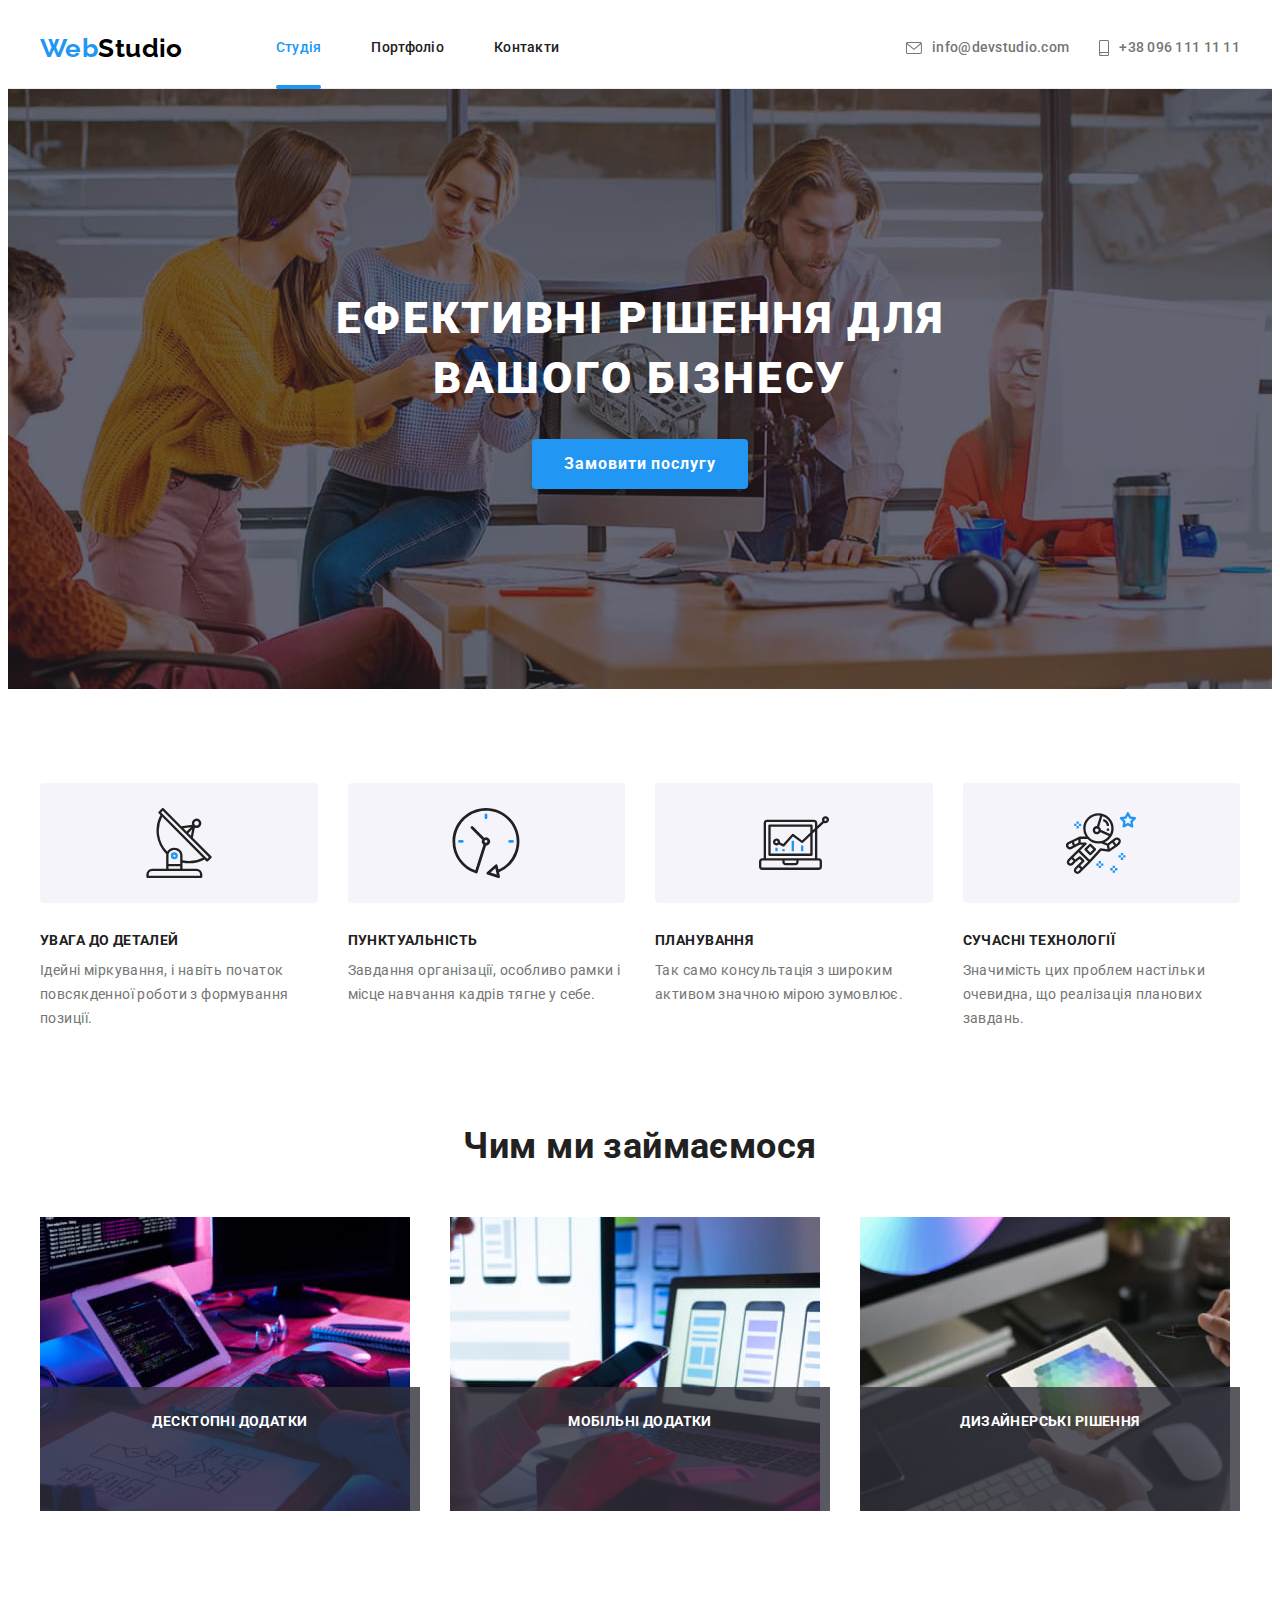
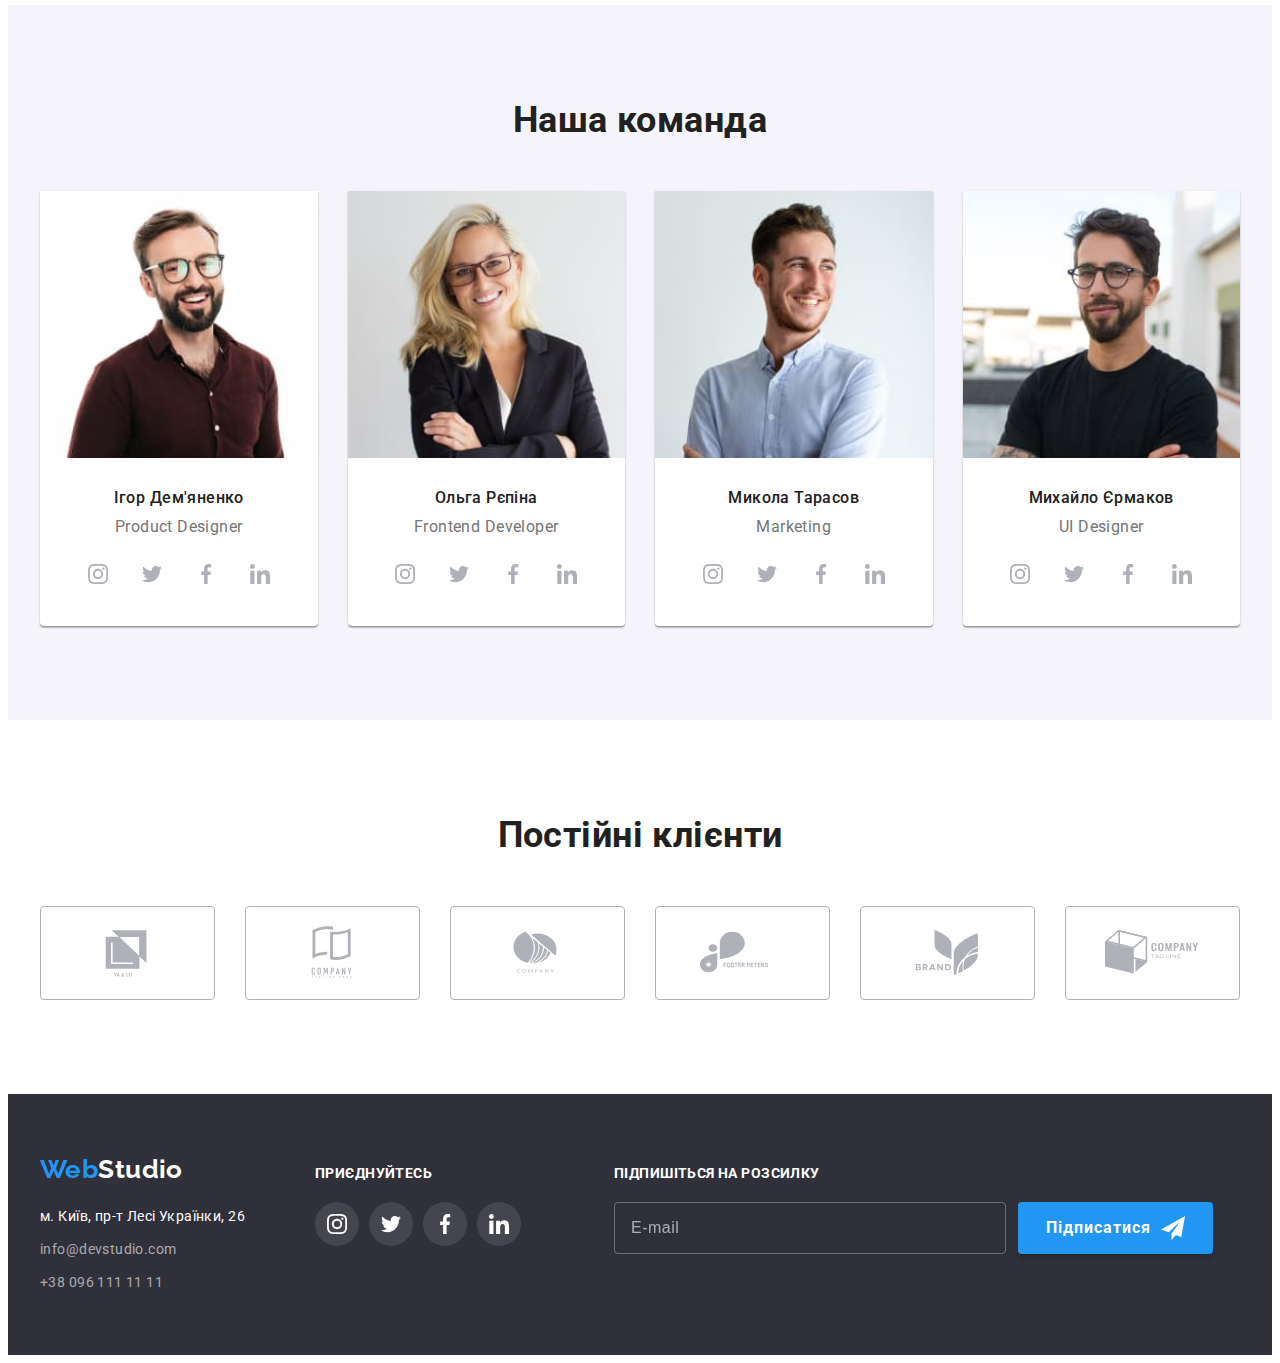
<file: index.html>
<!DOCTYPE html>
<html lang="uk">

<head>
  <meta charset="UTF-8" />
  <meta http-equiv="X-UA-Compatible" content="IE=edge" />
  <meta name="viewport" content="width=device-width, initial-scale=1.0" />
  <title>WebStudio</title>
  <!-- Fonts bevor all styles but afret title -->
  <link rel="preconnect" href="https://fonts.googleapis.com">
  <link rel="preconnect" href="https://fonts.gstatic.com" crossorigin>
  <link href="https://fonts.googleapis.com/css2?family=Raleway:wght@700&family=Roboto:wght@400;500;700;900&display=swap"
    rel="stylesheet">
  <!-- Normalize befor my styles -->
  <link rel="stylesheet" href="https://cdnjs.cloudflare.com/ajax/libs/modern-normalize/1.1.0/modern-normalize.min.css"
    integrity="sha512-wpPYUAdjBVSE4KJnH1VR1HeZfpl1ub8YT/NKx4PuQ5NmX2tKuGu6U/JRp5y+Y8XG2tV+wKQpNHVUX03MfMFn9Q=="
    crossorigin="anonymous" referrerpolicy="no-referrer" />
  <link rel="stylesheet" href="./css/main.min.css">
</head>

<body>
  <!-- Header -->
  <header class="header">

    <div class="container header__container">
      <nav class="navigation">
        <a class="logo link" lang="en" href="./index.html">Web<span
            class="logo__part logo__part--header">Studio</span></a>
        <ul class=" site-nav list navigation__site-nav">
          <li class="site-nav__item"><a href="./index.html"
              class="site-nav__link link site-nav__link--current">Студія</a></li>
          <li class="site-nav__item"><a href="./portfolio.html" class="site-nav__link link">Портфоліо</a></li>
          <li class="site-nav__item"><a href="#" class="site-nav__link link">Контакти</a></li>
        </ul>
      </nav>
      <ul class="contacts list navigation__contacts">
        <li class="contacts__item">
          <a href="mailto:info@devstudio.com" class="contacts__link link"><svg class="contacts__icon" width="16"
              height="12">
              <use href="./images/icons.svg#icon-envelope"></use>
            </svg>info@devstudio.com</a>
        </li>
        <li class="contacts__item">
          <a href="tel:+380961111111" class="contacts__link link"><svg class="contacts__icon" width="10" height="16">
              <use href="./images/icons.svg#icon-smartphone"></use>
            </svg>+38 096 111 11 11</a>
        </li>
      </ul>

      <button class="mobile-btn--open" data-menu-open type="button">
        <svg class="mobile-btn-icon" width="40" height="40">
          <use href="./images/icons.svg#icon-menu-mobile"></use>
        </svg>
      </button>
    </div>

    <!-- Header-mobile -->

    <div class="header__container--mobile is-hidden" data-menu>

      <div class="container--mobile">
        <div class="mob-menu__top">
          <button class="mobile-btn--close" data-menu-close type="button">
            <svg class="mobile-btn-icon" width="40" height="40">
              <use href="./images/icons.svg#icon-menu-close-mobile"></use>
            </svg>
          </button>

          <nav class="navigation--mobile">

            <ul class=" site-nav--mobile list navigation--mobile__site-nav--mobile">
              <li class="site-nav__item--mobile"><a href="./index.html"
                  class="site-nav__link--mobile link site-nav__link--mobile--current">Студія</a>
              </li>
              <li class="site-nav__item--mobile"><a href="./portfolio.html"
                  class="site-nav__link--mobile link">Портфоліо</a></li>
              <li class="site-nav__item--mobile"><a href="#" class="site-nav__link--mobile link">Контакти</a></li>
            </ul>
          </nav>
        </div>

        <div class="mob-menu__bottom">
          <ul class="contacts--mobile list navigation--mobile__contacts--mobile">
            <li class="contacts__item--mobile">
              <a href="tel:+380961111111" class="contacts__tel--mobile link">+38 096 111 11 11</a>
            </li>
            <li class="contacts_item--mobile">
              <a href="mailto:info@devstudio.com" class="contacts__mail--mobile link">info@devstudio.com</a>
            </li>
          </ul>
          <ul class="soc--mobile list">
            <li class="soc__item--mobile"><a class="soc__link--mobile link" href="">Instagram</a></li>
            <li class="soc__item--mobile"><a class="soc__link--mobile link" href="">Twitter</a></li>
            <li class="soc__item--mobile"><a class="soc__link--mobile link" href="">Facebook</a></li>
            <li class="soc__item--mobile"><a class="soc__link--mobile link" href="">LinkedIn</a></li>
          </ul>
        </div>
      </div>
    </div>

  </header>
  <!-- Main -->
  <main>
    <!-- Hero -->
    <section class="hero">
      <h1 class="hero__title">Ефективні рішення для вашого бізнесу</h1>
      <button class="hero__button" data-modal-open type="button">Замовити послугу</button>
    </section>
    <!-- Features -->
    <section class="section">
      <div class="container">
        <h2 class="visually-hidden">Особливості</h2>
        <ul class="feauters list">
          <li class="feauters__item">
            <div class="feauters__icon">
              <svg width="70" height="70">
                <use href="./images/icons.svg#icon-antenna"></use>
              </svg>
            </div>
            <h3 class="feauters__title">УВАГА ДО ДЕТАЛЕЙ</h3>
            <p class="feauters__text">Ідейні міркування, і навіть початок повсякденної роботи з формування позиції.</p>
          </li>
          <li class="feauters__item">
            <div class="feauters__icon">
              <svg width="70" height="70">
                <use href="./images/icons.svg#icon-clock"></use>
              </svg>
            </div>
            <h3 class="feauters__title">ПУНКТУАЛЬНІСТЬ</h3>
            <p class="feauters__text">Завдання організації, особливо рамки і місце навчання кадрів тягне у себе.</p>
          </li>
          <li class="feauters__item">
            <div class="feauters__icon">
              <svg width="70" height="70">
                <use href="./images/icons.svg#icon-diagram"></use>
              </svg>
            </div>
            <h3 class="feauters__title">ПЛАНУВАННЯ</h3>
            <p class="feauters__text">Так само консультація з широким активом значною мірою зумовлює.</p>
          </li>
          <li class="feauters__item">
            <div class="feauters__icon">
              <svg width="70" height="70">
                <use href="./images/icons.svg#icon-astronaut"></use>
              </svg>
            </div>
            <h3 class="feauters__title">СУЧАСНІ ТЕХНОЛОГІЇ</h3>
            <p class="feauters__text">Значимість цих проблем настільки очевидна, що реалізація планових завдань.</p>
          </li>
        </ul>
      </div>
    </section>
    <!-- Occupation -->
    <!-- srcset="./images/occupation-1.jpg 1x,
                ./images/occupation-1-x2.jpg 2x" -->
    <section class="occupation section">
      <div class="container">
        <h2 class="occupation__title section__title">Чим ми займаємося</h2>
        <ul class="occupation-list list">
          <li class="occupation-list__item">
            <img srcset="./images/occupation-1.jpg 1x,
                ./images/occupation-1-x2.jpg 2x" src="./images/occupation-1.jpg" alt="Десктопні додатки" width="370"
              height="294">
            <p class="occupation-list__overlay">Десктопні додатки</p>
          </li>
          <li class="occupation-list__item">
            <img srcset="./images/occupation-2.jpg 1x,
                ./images/occupation-2-x2.jpg 2x" src="./images/occupation-2.jpg" alt="Розробка мобільних додатків"
              width="370" height="294">
            <p class="occupation-list__overlay">Мобільні додатки</p>
          </li>
          <li class="occupation-list__item">
            <img srcset="./images/occupation-3.jpg 1x,
                ./images/occupation-3-x2.jpg 2x" src="./images/occupation-3.jpg" alt="Веб дизайн" width="370"
              height="294">
            <p class="occupation-list__overlay">Дизайнерські рішення</p>
          </li>
        </ul>
      </div>
    </section>
    <!-- Team -->
    <section class="section team">
      <div class="container">
        <h2 class="section__title">Наша команда</h2>
        <ul class="team-list list">
          <li class="team-list-item">
            <picture>
              <source srcset="./images/team-member-1-desktop.jpg 1x,
                ./images/team-member-1-desktop-x2.jpg 2x" media="(min-width: 1200px)">
              <source srcset="./images/team-member-1-tablet.jpg 1x,
                ./images/team-member-1-tablet-x2.jpg 2x" media="(min-width: 768px)">
              <source srcset="./images/team-member-1-mobile.jpg 1x,
                ./images/team-member-1-mobile-x2.jpg 2x" media="(max-width: 767px)">
              <img src="./images/team-member-1-desktop.jpg" alt="Фото дизайнера продуктів Ігоря 
                        Дем'яненко" width="450">
            </picture>

            <div class="team-list-content">
              <h3 class="team-list-member">Ігор Дем'яненко</h3>
              <p class="team-list-occupation" lang="en">Product Designer</p>
              <ul class="team-soc-list list">
                <li class="team-soc-item">
                  <a href="#" class="team-soc-link" aria-label="Instagram"><span
                      class="visually-hidden">Instagram</span>
                    <svg class="team-soc-icon" width="20" height="20">
                      <use href="./images/icons.svg#icon-instagram"></use>
                    </svg>
                  </a>
                </li>
                <li class="team-soc-item">
                  <a href="#" class="team-soc-link" aria-label="Twitter"><span class="visually-hidden">Twitter</span>
                    <svg class="team-soc-icon" width="20" height="20">
                      <use href="./images/icons.svg#icon-twitter"></use>
                    </svg>
                  </a>
                </li>
                <li class="team-soc-item">
                  <a href="#" class="team-soc-link" aria-label="Facebook"><span class="visually-hidden">Facebook</span>
                    <svg class="team-soc-icon" width="20" height="20">
                      <use href="./images/icons.svg#icon-facebook"></use>
                    </svg>
                  </a>
                </li>
                <li class="team-soc-item">
                  <a href="#" class="team-soc-link" aria-label="Linkedin"><span class="visually-hidden">Linkedin</span>
                    <svg class="team-soc-icon" width="20" height="20">
                      <use href="./images/icons.svg#icon-linkedin"></use>
                    </svg>
                  </a>
                </li>
              </ul>
            </div>
          </li>
          <li class="team-list-item">
            <picture>
              <source srcset="./images/team-member-2-desktop.jpg 1x,
                ./images/team-member-2-desktop-x2.jpg 2x" media="(min-width: 1200px)">
              <source srcset="./images/team-member-2-tablet.jpg 1x,
                ./images/team-member-2-tablet-x2.jpg 2x" media="(min-width: 768px)">
              <source srcset="./images/team-member-2-mobile.jpg 1x,
                ./images/team-member-2-mobile-x2.jpg 2x" media="(max-width: 767px)">
              <img src="./images/team-member-2-desktop.jpg" alt="Фото фронтенд розробниці 
            Ольги Рєпіної" width="450">
            </picture>

            <div class="team-list-content">
              <h3 class="team-list-member">Ольга Рєпіна</h3>
              <p class="team-list-occupation" lang="en">Frontend Developer</p>
              <ul class="team-soc-list list">
                <li class="team-soc-item">
                  <a href="#" class="team-soc-link" aria-label="Instagram"><span
                      class="visually-hidden">Instagram</span>
                    <svg class="team-soc-icon" width="20" height="20">
                      <use href="./images/icons.svg#icon-instagram"></use>
                    </svg>
                  </a>
                </li>
                <li class="team-soc-item">
                  <a href="#" class="team-soc-link" aria-label="Twitter"><span class="visually-hidden">Twitter</span>
                    <svg class="team-soc-icon" width="20" height="20">
                      <use href="./images/icons.svg#icon-twitter"></use>
                    </svg>
                  </a>
                </li>
                <li class="team-soc-item">
                  <a href="#" class="team-soc-link" aria-label="Facebook"><span class="visually-hidden">Facebook</span>
                    <svg class="team-soc-icon" width="20" height="20">
                      <use href="./images/icons.svg#icon-facebook"></use>
                    </svg>
                  </a>
                </li>
                <li class="team-soc-item">
                  <a href="#" class="team-soc-link" aria-label="Linkedin"><span class="visually-hidden">Linkedin</span>
                    <svg class="team-soc-icon" width="20" height="20">
                      <use href="./images/icons.svg#icon-linkedin"></use>
                    </svg>
                  </a>
                </li>
              </ul>
            </div>
          </li>
          <li class="team-list-item">
            <picture>
              <source srcset="./images/team-member-3-desktop.jpg 1x,
                ./images/team-member-3-desktop-x2.jpg 2x" media="(min-width: 1200px)">
              <source srcset="./images/team-member-3-tablet.jpg 1x,
                ./images/team-member-3-tablet-x2.jpg 2x" media="(min-width: 768px)">
              <source srcset="./images/team-member-3-mobile.jpg 1x,
                ./images/team-member-3-mobile-x2.jpg 2x" media="(max-width: 767px)">
              <img src="./images/team-member-3-desktop.jpg" alt="Фото члена відділу маркетінгу
            Миколи Тарасова" width="450">
            </picture>

            <div class="team-list-content">
              <h3 class="team-list-member">Микола Тарасов</h3>
              <p class="team-list-occupation" lang="en">Marketing</p>
              <ul class="team-soc-list list">
                <li class="team-soc-item">
                  <a href="#" class="team-soc-link" aria-label="Instagram"><span
                      class="visually-hidden">Instagram</span>
                    <svg class="team-soc-icon" width="20" height="20">
                      <use href="./images/icons.svg#icon-instagram"></use>
                    </svg>
                  </a>
                </li>
                <li class="team-soc-item">
                  <a href="#" class="team-soc-link" aria-label="Twitter"><span class="visually-hidden">Twitter</span>
                    <svg class="team-soc-icon" width="20" height="20">
                      <use href="./images/icons.svg#icon-twitter"></use>
                    </svg>
                  </a>
                </li>
                <li class="team-soc-item">
                  <a href="#" class="team-soc-link" aria-label="Facebook"><span class="visually-hidden">Facebook</span>
                    <svg class="team-soc-icon" width="20" height="20">
                      <use href="./images/icons.svg#icon-facebook"></use>
                    </svg>
                  </a>
                </li>
                <li class="team-soc-item">
                  <a href="#" class="team-soc-link" aria-label="Linkedin"><span class="visually-hidden">Linkedin</span>
                    <svg class="team-soc-icon" width="20" height="20">
                      <use href="./images/icons.svg#icon-linkedin"></use>
                    </svg>
                  </a>
                </li>
              </ul>
            </div>
          </li>
          <li class="team-list-item">
            <picture>
              <source srcset="./images/team-member-4-desktop.jpg 1x,
                ./images/team-member-4-desktop-x2.jpg 2x" media="(min-width: 1200px)">
              <source srcset="./images/team-member-4-tablet.jpg 1x,
                ./images/team-member-4-tablet-x2.jpg 2x" media="(min-width: 768px)">
              <source srcset="./images/team-member-4-mobile.jpg 1x,
                ./images/team-member-4-mobile-x2.jpg 2x" media="(max-width: 767px)">
              <img src="./images/team-member-4-desktop.jpg" alt="Фото дизайнера інтерфейсу 
            Михайла Єрмакова" width="450">
            </picture>

            <div class="team-list-content">
              <h3 class="team-list-member">Михайло Єрмаков</h3>
              <p class="team-list-occupation" lang="en">UI Designer</p>
              <ul class="team-soc-list list">
                <li class="team-soc-item">
                  <a href="#" class="team-soc-link" aria-label="Instagram"><span
                      class="visually-hidden">Instagram</span>
                    <svg class="team-soc-icon" width="20" height="20">
                      <use href="./images/icons.svg#icon-instagram"></use>
                    </svg>
                  </a>
                </li>
                <li class="team-soc-item">
                  <a href="#" class="team-soc-link" aria-label="Twitter"><span class="visually-hidden">Twitter</span>
                    <svg class="team-soc-icon" width="20" height="20">
                      <use href="./images/icons.svg#icon-twitter"></use>
                    </svg>
                  </a>
                </li>
                <li class="team-soc-item">
                  <a href="#" class="team-soc-link" aria-label="Facebook"><span class="visually-hidden">Facebook</span>
                    <svg class="team-soc-icon" width="20" height="20">
                      <use href="./images/icons.svg#icon-facebook"></use>
                    </svg>
                  </a>
                </li>
                <li class="team-soc-item">
                  <a href="#" class="team-soc-link" aria-label="Linkedin"><span class="visually-hidden">Linkedin</span>
                    <svg class="team-soc-icon" width="20" height="20">
                      <use href="./images/icons.svg#icon-linkedin"></use>
                    </svg>
                  </a>
                </li>
              </ul>
            </div>
          </li>
        </ul>
      </div>
    </section>
    <!-- Cleints -->
    <section class="section clients">
      <div class="container">
        <h2 class="section__title">Постійні клієнти</h2>
        <ul class="clients-list list">
          <li class="clients-item">
            <a href="" class="clients-link">
              <svg class="clients-icon" width="106" height="60">
                <use href="./images/icons.svg#icon-ya-and-co"></use>
              </svg>
            </a>
          </li>
          <li class="clients-item">
            <a href="" class="clients-link">
              <svg class="clients-icon" width="106" height="60">
                <use href="./images/icons.svg#icon-company-t-h"></use>
              </svg>
            </a>
          </li>
          <li class="clients-item">
            <a href="" class="clients-link">
              <svg class="clients-icon" width="106" height="60">
                <use href="./images/icons.svg#icon-company"></use>
              </svg>
            </a>
          </li>
          <li class="clients-item">
            <a href="" class="clients-link">
              <svg class="clients-icon" width="106" height="60">
                <use href="./images/icons.svg#icon-foster-peters"></use>
              </svg>
            </a>
          </li>
          <li class="clients-item">
            <a href="" class="clients-link">
              <svg class="clients-icon" width="106" height="60">
                <use href="./images/icons.svg#icon-brand"></use>
              </svg>
            </a>
          </li>
          <li class="clients-item">
            <a href="" class="clients-link">
              <svg class="clients-icon" width="106" height="60">
                <use href="./images/icons.svg#icon-company-tag-line"></use>
              </svg>
            </a>
          </li>
        </ul>
      </div>
    </section>

  </main>
  <!-- Footer -->
  <footer class="footer">
    <div class="container footer-flex">

      <div class="address_join">
        <div>
          <a class="logo link" lang="en" href="./index.html">Web<span
              class="logo__part logo__part--footer">Studio</span></a>
          <address class="address">
            <ul class="footer-list list">
              <li class="footer-list-item"><a class="footer-list-adress link"
                  href="https://goo.gl/maps/8Shcnv1b6fzr6zjf9" target="_blank" rel="noopener nofollow noreferrer">м.
                  Київ,
                  пр-т Лесі Українки, 26</a></li>
              <li class="footer-list-item"><a class="footer-list-contacts link"
                  href="mailto:info@devstudio.com">info@devstudio.com</a></li>
              <li class="footer-list-item"><a class="footer-list-contacts link" href="tel:+380961111111">+38 096 111 11
                  11</a></li>
            </ul>
          </address>
        </div>
        <div class="join">
          <b class="join-text">приєднуйтесь</b>
          <ul class="join-list list">
            <li class="join-item">
              <a href="#" class="join-soc-link" aria-label="Instagram"><span class="visually-hidden">Instagram</span>
                <svg class="join-soc-icon" width="20" height="20">
                  <use href="./images/icons.svg#icon-instagram"></use>
                </svg>
              </a>
            </li>
            <li class="join-item">
              <a href="#" class="join-soc-link" aria-label="Twitter"><span class="visually-hidden">Twitter</span>
                <svg class="team-soc-icon" width="20" height="20">
                  <use href="./images/icons.svg#icon-twitter"></use>
                </svg>
              </a>
            </li>
            <li class="join-item">
              <a href="#" class="join-soc-link" aria-label="Facebook"><span class="visually-hidden">Facebook</span>
                <svg class="join-soc-icon" width="20" height="20">
                  <use href="./images/icons.svg#icon-facebook"></use>
                </svg>
              </a>
            </li>
            <li class="join-item">
              <a href="#" class="join-soc-link" aria-label="Linkedin"><span class="visually-hidden">Linkedin</span>
                <svg class="join-soc-icon" width="20" height="20">
                  <use href="./images/icons.svg#icon-linkedin"></use>
                </svg>
              </a>
            </li>
          </ul>
        </div>
      </div>
      <div class="subscribe">
        <b class="subscribe-text">Підпишіться на розсилку</b>
        <form class="sub-group">
          <input class="sub-input" type="email" name="email" placeholder="E-mail" autocomplete="email">
          <button class="sub-button" type="submit">Підписатися
            <svg class="sub-icon" width="24" height="24">
              <use href="./images/icons.svg#icon-send"></use>
            </svg>
          </button>
        </form>
      </div>
    </div>
  </footer>

  <!-- Modal -->
  <div class="backdrop is-hidden" data-modal>
    <div class="modal">
      <button class="modal-btn" data-modal-close type="button">
        <svg class="modal-icon" width="18" height="18">
          <use href="./images/icons.svg#icon-close-modal"></use>
        </svg>
      </button>

      <p class="form-title">Залиште свої дані, ми вам передзвонимо</p>

      <form class="form">

        <label class="form-field">
          <span class="form-label">Ім'я</span>
          <span class="input-wrap">
            <input type="text" class="form-input" name="name">
            <svg class="form-icon" width="18" height="18">
              <use href="./images/icons.svg#icon-person-black"></use>
            </svg>
          </span>
        </label>

        <label class="form-field">
          <span class="form-label">Телефон</span>
          <span class="input-wrap">
            <input type="tel" class="form-input" name="phone">
            <svg class="form-icon" width="18" height="18">
              <use href="./images/icons.svg#icon-phone-black"></use>
            </svg>
          </span>
        </label>

        <label class="form-field">
          <span class="form-label">Пошта</span>
          <span class="input-wrap">
            <input type="email" class="form-input" name="mail">
            <svg class="form-icon" width="18" height="18">
              <use href="./images/icons.svg#icon-email-black"></use>
            </svg>
          </span>
        </label>

        <label class="form-field-comments">
          <span class="form-label">Коментар</span>
          <textarea class="form-comments" name="comments" placeholder="Введіть текст"></textarea>
        </label>


        <div class="privacy">
          <input class="input-check visually-hidden" type="checkbox" name="privacy" id="privacy" value="true">
          <label for="privacy" class="privacy-text">
            <span class="privacy-box"><svg class="check-icon" width="16" height="15">
                <use href="./images/icons.svg#icon-icon-check"></use>
              </svg></span> Погоджуюся з розсилкою та приймаю &nbsp;<a class="privacy-link" href="#"> Умови
              договору</a></label>
        </div>

        <button type="submit" class="form-btn">Відправити</button>
      </form>
    </div>
  </div>

  <!-- js -->
  <script src="./js/modal.js"></script>
  <script src="./js/menu.js"></script>
</body>

</html>
</file>
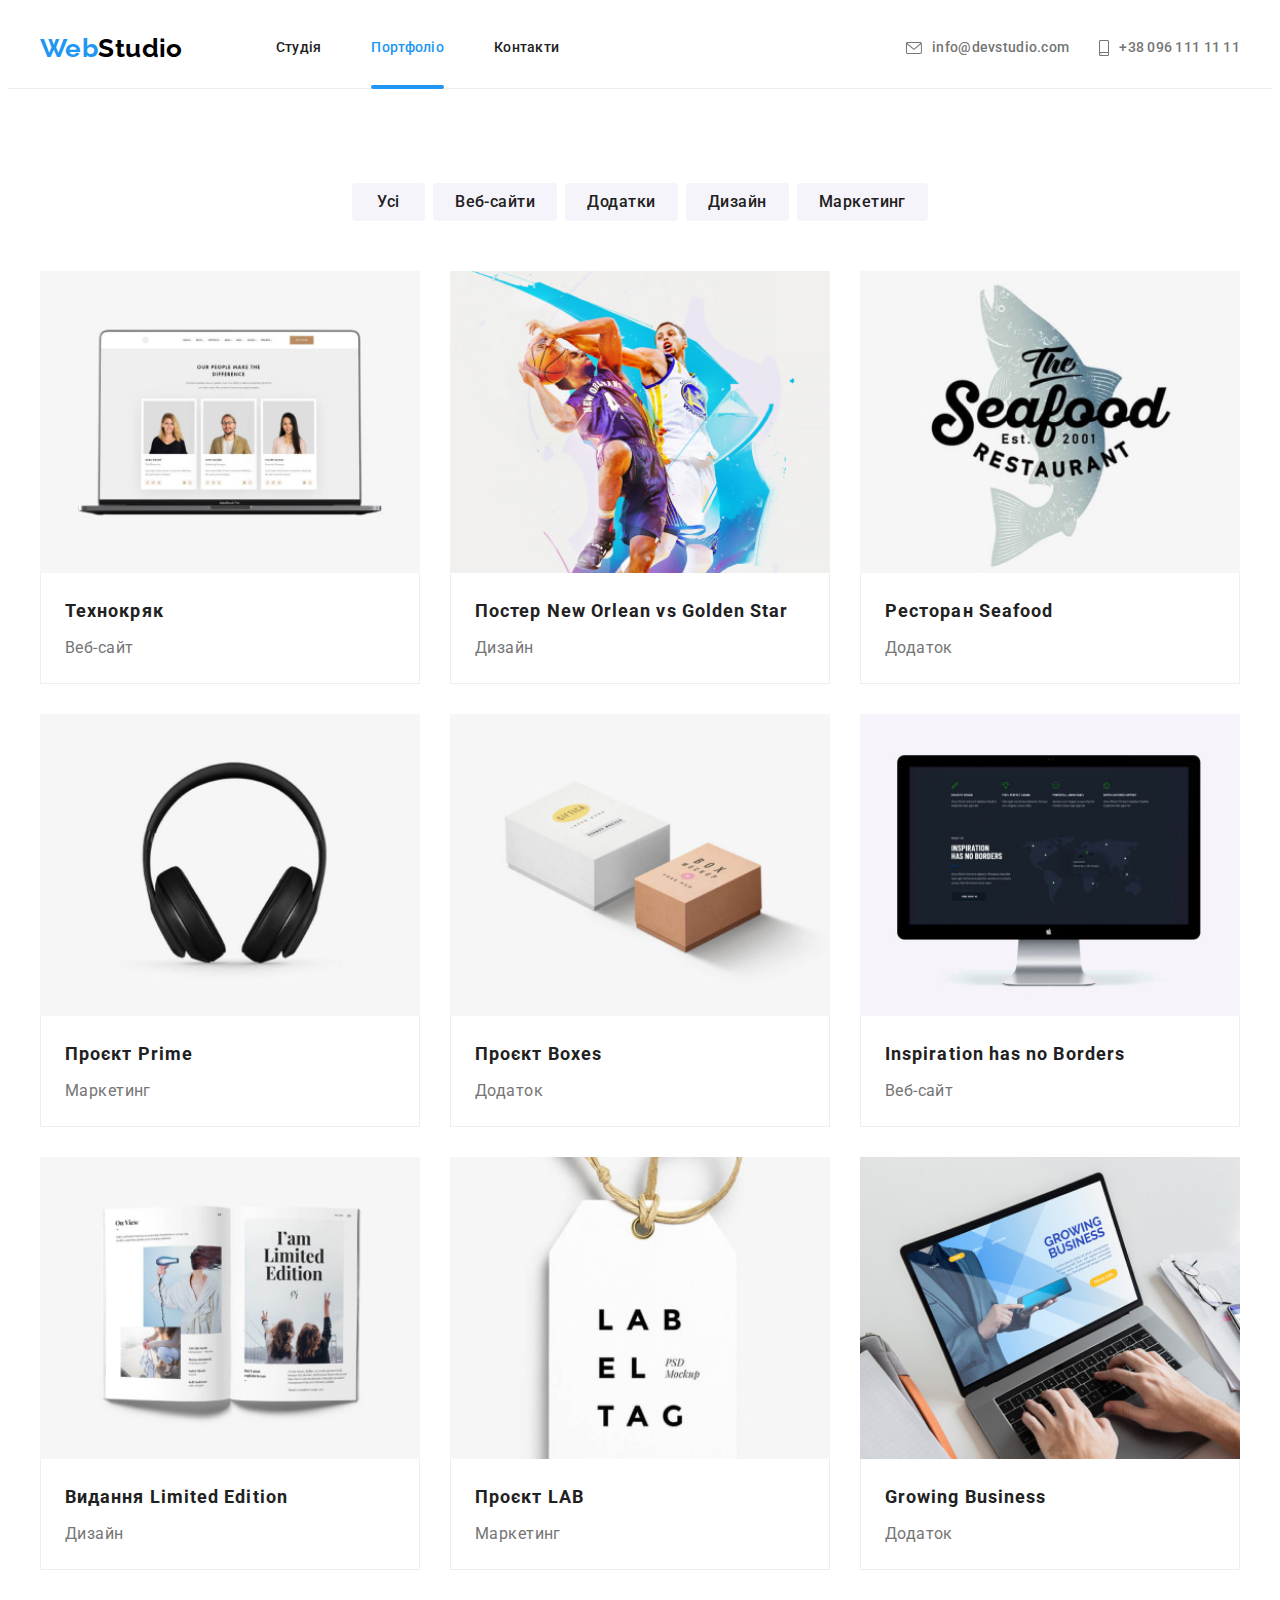
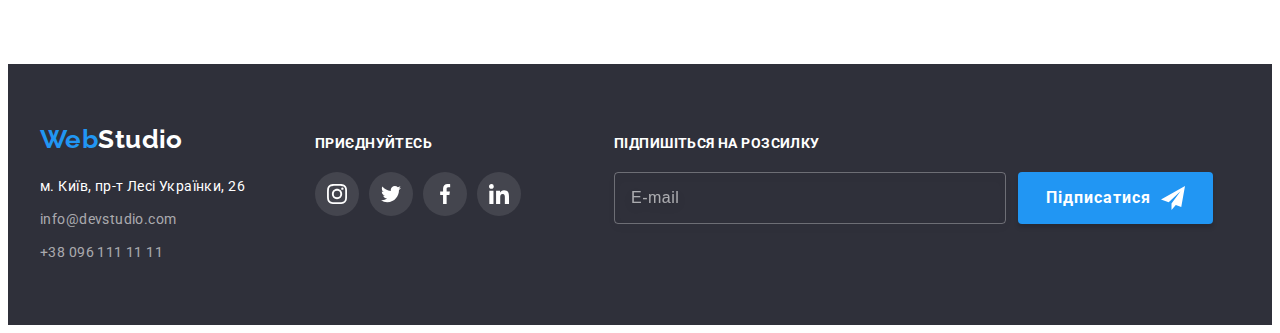
<file: portfolio.html>
<!DOCTYPE html>
<html lang="en">

<head>
    <meta charset="UTF-8">
    <meta http-equiv="X-UA-Compatible" content="IE=edge">
    <meta name="viewport" content="width=device-width, initial-scale=1.0">
    <title>Портфоліо</title>
    <link rel="preconnect" href="https://fonts.googleapis.com">
    <link rel="preconnect" href="https://fonts.gstatic.com" crossorigin>
    <link
        href="https://fonts.googleapis.com/css2?family=Raleway:wght@700&family=Roboto:wght@400;500;700;900&display=swap"
        rel="stylesheet">

    <link rel="stylesheet" href="https://cdnjs.cloudflare.com/ajax/libs/modern-normalize/1.1.0/modern-normalize.min.css"
        integrity="sha512-wpPYUAdjBVSE4KJnH1VR1HeZfpl1ub8YT/NKx4PuQ5NmX2tKuGu6U/JRp5y+Y8XG2tV+wKQpNHVUX03MfMFn9Q=="
        crossorigin="anonymous" referrerpolicy="no-referrer" />

    <link rel="stylesheet" href="./css/potfolio.min.css">
</head>

<body>
    <!-- Header  -->
    <header class="header">

        <div class="container header__container">
            <nav class="navigation">
                <a class="logo link" lang="en" href="./index.html">Web<span
                        class="logo__part logo__part--header">Studio</span></a>
                <ul class=" site-nav list navigation__site-nav">
                    <li class="site-nav__item"><a href="./index.html" class="site-nav__link link">Студія</a></li>
                    <li class="site-nav__item"><a href="./portfolio.html"
                            class="site-nav__link link site-nav__link--current">Портфоліо</a></li>
                    <li class="site-nav__item"><a href="#" class="site-nav__link link">Контакти</a></li>
                </ul>
            </nav>
            <ul class="contacts list navigation__contacts">
                <li class="contacts__item">
                    <a href="mailto:info@devstudio.com" class="contacts__link link"><svg class="contacts__icon"
                            width="16" height="12">
                            <use href="./images/icons.svg#icon-envelope"></use>
                        </svg>info@devstudio.com</a>
                </li>
                <li class="contacts__item">
                    <a href="tel:+380961111111" class="contacts__link link"><svg class="contacts__icon" width="10"
                            height="16">
                            <use href="./images/icons.svg#icon-smartphone"></use>
                        </svg>+38 096 111 11 11</a>
                </li>
            </ul>

            <button class="mobile-btn--open" data-menu-open type="button">
                <svg class="mobile-btn-icon" width="40" height="40">
                    <use href="./images/icons.svg#icon-menu-mobile"></use>
                </svg>
            </button>
        </div>

        <!-- Header-mobile -->

        <div class="header__container--mobile is-hidden" data-menu>

            <div class="container--mobile">
                <div class="mob-menu__top">
                    <button class="mobile-btn--close" data-menu-close type="button">
                        <svg class="mobile-btn-icon" width="40" height="40">
                            <use href="./images/icons.svg#icon-menu-close-mobile"></use>
                        </svg>
                    </button>

                    <nav class="navigation--mobile">

                        <ul class=" site-nav--mobile list navigation--mobile__site-nav--mobile">
                            <li class="site-nav__item--mobile"><a href="./index.html"
                                    class="site-nav__link--mobile link">Студія</a>
                            </li>
                            <li class="site-nav__item--mobile"><a href="./portfolio.html"
                                    class="site-nav__link--mobile link site-nav__link--mobile--current">Портфоліо</a>
                            </li>
                            <li class="site-nav__item--mobile"><a href="#"
                                    class="site-nav__link--mobile link">Контакти</a>
                            </li>
                        </ul>
                    </nav>
                </div>

                <div class="mob-menu__bottom">
                    <ul class="contacts--mobile list navigation--mobile__contacts--mobile">
                        <li class="contacts__item--mobile">
                            <a href="tel:+380961111111" class="contacts__tel--mobile link">+38 096 111 11 11</a>
                        </li>
                        <li class="contacts_item--mobile">
                            <a href="mailto:info@devstudio.com"
                                class="contacts__mail--mobile link">info@devstudio.com</a>
                        </li>
                    </ul>
                    <ul class="soc--mobile list">
                        <li class="soc__item--mobile"><a class="soc__link--mobile link" href="">Instagram</a></li>
                        <li class="soc__item--mobile"><a class="soc__link--mobile link" href="">Twitter</a></li>
                        <li class="soc__item--mobile"><a class="soc__link--mobile link" href="">Facebook</a></li>
                        <li class="soc__item--mobile"><a class="soc__link--mobile link" href="">LinkedIn</a></li>
                    </ul>
                </div>
            </div>
        </div>

    </header>
    <!-- Main -->
    <main>
        <section class="section">
            <div class="container">
                <h1 class="visually-hidden">Портфоліо</h1>
                <ul class="list filter">
                    <li class="filter-item"><button type="button" class="filter-link">Усі</button></li>
                    <li class="filter-item"><button type="button" class="filter-link">Веб-сайти</button></li>
                    <li class="filter-item"><button type="button" class="filter-link">Додатки</button></li>
                    <li class="filter-item"><button type="button" class="filter-link">Дизайн</button></li>
                    <li class="filter-item"><button type="button" class="filter-link">Маркетинг</button></li>
                </ul>
                <ul class="portfolio-list list">
                    <li class="portfolio-item">
                        <a href="#" class="portfolio-link link">
                            <div class="portfolio-top-wrap">
                                <picture>
                                    <source srcset="./images/portfolio/technokrjak_desktop.jpg 1x"
                                        media="(min-width: 1200px)">
                                    <source srcset="./images/portfolio/technokrjak_tablet.jpg 1x"
                                        media="(min-width: 768px)">
                                    <source srcset="./images/portfolio/technokrjak_mobile.jpg 1x"
                                        media="(max-width: 767px)">
                                    <img src=".images/portfolio/technokrjak_desktop.jpg" alt="Фото сайту Технокряк"
                                        width="450">
                                </picture>

                                <!-- <img src="./images/portfolio/technokrjak_desktop.jpg" alt="Фото сайту Технокряк"
                                    width="370" height="294"> -->
                                <p class="portfolio-cover-text">Ресурс пропонує комплексні пропозиції з різним рівнем
                                    функціоналу та сервісів. Все це
                                    дозволить відвідувачу отримати вичерпні відомості про компанію чи приватну особу.
                                </p>
                            </div>
                            <div class="portfolio-content">
                                <h2 class="portfolio-title">Технокряк</h2>
                                <p class="portfolio-type">Веб-сайт</p>
                            </div>
                        </a>
                    </li>
                    <li class="portfolio-item">
                        <a href="#" class="portfolio-link link">
                            <div class="portfolio-top-wrap">
                                <picture>
                                    <source srcset="./images/portfolio/new-orlean_desktop.jpg 1x"
                                        media="(min-width: 1200px)">
                                    <source srcset="./images/portfolio/new-orlean_tablet.jpg 1x"
                                        media="(min-width: 768px)">
                                    <source srcset="./images/portfolio/new-orlean_mobile.jpg 1x"
                                        media="(max-width: 767px)">
                                    <img src=".images/portfolio/new-orlean_desktop.jpg"
                                        alt="Гравець команди Нью-Орлена грає в баскетбол проти глравця з Голден Стар"
                                        width="450">
                                </picture>

                                <!-- <img src="./images/portfolio/new-orlean_desktop.jpg"
                                    alt="Гравець команди Нью-Орлена грає в баскетбол проти глравця з Голден Стар"
                                    width="370" height="294"> -->
                                <p class="portfolio-cover-text">Ресурс пропонує комплексні пропозиції з різним рівнем
                                    функціоналу та сервісів. Все це
                                    дозволить відвідувачу отримати вичерпні відомості про компанію чи приватну особу.
                                </p>
                            </div>
                            <div class="portfolio-content">
                                <h2 class="portfolio-title">Постер <span lang="en">New Orlean vs Golden Star</span></h2>
                                <p class="portfolio-type">Дизайн</p>
                            </div>
                        </a>
                    </li>
                    <li class="portfolio-item">
                        <a href="#" class="portfolio-link link">
                            <div class="portfolio-top-wrap">
                                <picture>
                                    <source srcset="./images/portfolio/seafood_desktop.jpg 1x"
                                        media="(min-width: 1200px)">
                                    <source srcset="./images/portfolio/seafood_tablet.jpg 1x"
                                        media="(min-width: 768px)">
                                    <source srcset="./images/portfolio/seafood_mobile.jpg 1x"
                                        media="(max-width: 767px)">
                                    <img src=".images/portfolio/seafood_desktop.jpg" alt="Логотип ресотрана Сіфуд"
                                        width="450">
                                </picture>

                                <!-- <img src="./images/portfolio/seafood_desktop.jpg" alt="Логотип ресотрана Сіфуд"
                                    width="370" height="294"> -->
                                <p class="portfolio-cover-text">Ресурс пропонує комплексні пропозиції з різним рівнем
                                    функціоналу та сервісів. Все це
                                    дозволить відвідувачу отримати вичерпні відомості про компанію чи приватну особу.
                                </p>
                            </div>
                            <div class="portfolio-content">
                                <h2 class="portfolio-title">Ресторан <span lang="en">Seafood</span></h2>
                                <p class="portfolio-type">Додаток</p>
                            </div>
                        </a>
                    </li>
                    <li class="portfolio-item">
                        <a href="#" class="portfolio-link link">
                            <div class="portfolio-top-wrap">
                                <picture>
                                    <source srcset="./images/portfolio/prime_desktop.jpg 1x"
                                        media="(min-width: 1200px)">
                                    <source srcset="./images/portfolio/prime_tablet.jpg 1x" media="(min-width: 768px)">
                                    <source srcset="./images/portfolio/prime_mobile.jpg 1x" media="(max-width: 767px)">
                                    <img src=".images/portfolio/prime_desktop.jpg" alt="Навушники" width="450">
                                </picture>

                                <!-- <img src="./images/portfolio/prime_desktop.jpg" alt="Навушники" width="370"
                                    height="294"> -->
                                <p class="portfolio-cover-text">Ресурс пропонує комплексні пропозиції з різним рівнем
                                    функціоналу та сервісів. Все це
                                    дозволить відвідувачу отримати вичерпні відомості про компанію чи приватну особу.
                                </p>
                            </div>
                            <div class="portfolio-content">
                                <h2 class="portfolio-title">Проєкт <span lang="en">Prime</span></h2>
                                <p class="portfolio-type">Маркетинг</p>
                            </div>
                        </a>
                    </li>
                    <li class="portfolio-item">
                        <a href="#" class="portfolio-link link">
                            <div class="portfolio-top-wrap">
                                <picture>
                                    <source srcset="./images/portfolio/boxes_desktop.jpg 1x"
                                        media="(min-width: 1200px)">
                                    <source srcset="./images/portfolio/boxes_tablet.jpg 1x" media="(min-width: 768px)">
                                    <source srcset="./images/portfolio/boxes_mobile.jpg 1x" media="(max-width: 767px)">
                                    <img src=".images/portfolio/boxes_desktop.jpg" alt="Дві коробки" width="450">
                                </picture>

                                <!-- <img src="./images/portfolio/boxes_desktop.jpg" alt="Дві коробки" width="370"
                                    height="294"> -->
                                <p class="portfolio-cover-text">Ресурс пропонує комплексні пропозиції з різним рівнем
                                    функціоналу та сервісів. Все це
                                    дозволить відвідувачу отримати вичерпні відомості про компанію чи приватну особу.
                                </p>
                            </div>
                            <div class="portfolio-content">
                                <h2 class="portfolio-title">Проєкт <span lang="en">Boxes</span></h2>
                                <p class="portfolio-type">Додаток</p>
                            </div>
                        </a>
                    </li>
                    <li class="portfolio-item">
                        <a href="#" class="portfolio-link link">
                            <div class="portfolio-top-wrap">
                                <picture>
                                    <source srcset="./images/portfolio/inspiration_desktop.jpg 1x"
                                        media="(min-width: 1200px)">
                                    <source srcset="./images/portfolio/inspiration_tablet.jpg 1x"
                                        media="(min-width: 768px)">
                                    <source srcset="./images/portfolio/inspiration_mobile.jpg 1x"
                                        media="(max-width: 767px)">
                                    <img src=".images/portfolio/inspiration_desktop.jpg"
                                        alt="Фото сайту Инспирашен хас ноу Бордерс" width="450">
                                </picture>

                                <!-- <img src="./images/portfolio/inspiration_desktop.jpg"
                                    alt="Фото сайту Инспирашен хас ноу Бордерс" width="370" height="294"> -->
                                <p class="portfolio-cover-text">Ресурс пропонує комплексні пропозиції з різним рівнем
                                    функціоналу та сервісів. Все це
                                    дозволить відвідувачу отримати вичерпні відомості про компанію чи приватну особу.
                                </p>
                            </div>
                            <div class="portfolio-content">
                                <h2 class="portfolio-title" lang="en">Inspiration has no Borders</h2>
                                <p class="portfolio-type">Веб-сайт</p>
                            </div>
                        </a>
                    </li>
                    <li class="portfolio-item">
                        <a href="#" class="portfolio-link link">
                            <div class="portfolio-top-wrap">
                                <picture>
                                    <source srcset="./images/portfolio/limited-edition_desktop.jpg 1x"
                                        media="(min-width: 1200px)">
                                    <source srcset="./images/portfolio/limited-edition_tablet.jpg 1x"
                                        media="(min-width: 768px)">
                                    <source srcset="./images/portfolio/limited-edition_mobile.jpg 1x"
                                        media="(max-width: 767px)">
                                    <img src=".images/portfolio/limited-edition_desktop.jpg"
                                        alt="Фото відкритого журналу Лімітед Едітіон" width="450">
                                </picture>

                                <!-- <img src="./images/portfolio/limited-edition_desktop.jpg"
                                    alt="Фото відкритого журналу Лімітед Едітіон" width="370" height="294"> -->
                                <p class="portfolio-cover-text">Ресурс пропонує комплексні пропозиції з різним рівнем
                                    функціоналу та сервісів. Все це
                                    дозволить відвідувачу отримати вичерпні відомості про компанію чи приватну особу.
                                </p>
                            </div>
                            <div class="portfolio-content">
                                <h2 class="portfolio-title">Видання <span lang="en">Limited Edition</span></h2>
                                <p class="portfolio-type">Дизайн</p>
                            </div>
                        </a>
                    </li>
                    <li class="portfolio-item">
                        <a href="#" class="portfolio-link link">
                            <div class="portfolio-top-wrap">
                                <picture>
                                    <source srcset="./images/portfolio/lab_desktop.jpg 1x" media="(min-width: 1200px)">
                                    <source srcset="./images/portfolio/lab_tablet.jpg 1x" media="(min-width: 768px)">
                                    <source srcset="./images/portfolio/lab_mobile.jpg 1x" media="(max-width: 767px)">
                                    <img src=".images/portfolio/lab_desktop.jpg" alt="Бірка з написом Лабель Тег"
                                        width="450">
                                </picture>

                                <!-- <img src="./images/portfolio/lab_desktop.jpg" alt="Бірка з написом Лабель Тег"
                                    width="370" height="294"> -->
                                <p class="portfolio-cover-text">Ресурс пропонує комплексні пропозиції з різним рівнем
                                    функціоналу та сервісів. Все це
                                    дозволить відвідувачу отримати вичерпні відомості про компанію чи приватну особу.
                                </p>
                            </div>
                            <div class="portfolio-content">
                                <h2 class="portfolio-title">Проєкт <span lang="en">LAB</span></h2>
                                <p class="portfolio-type">Маркетинг</p>
                            </div>
                        </a>
                    </li>
                    <li class="portfolio-item">
                        <a href="#" class="portfolio-link link">
                            <div class="portfolio-top-wrap">
                                <picture>
                                    <source srcset="./images/portfolio/growing-business_desktop.jpg 1x"
                                        media="(min-width: 1200px)">
                                    <source srcset="./images/portfolio/growing-business_tablet.jpg 1x"
                                        media="(min-width: 768px)">
                                    <source srcset="./images/portfolio/growing-business_mobile.jpg 1x"
                                        media="(max-width: 767px)">
                                    <img src=".images/portfolio/growing-business_desktop.jpg"
                                        alt="Ноутбук з відкритою сторінкою Гровинг Бизнес" width="450">
                                </picture>

                                <!-- <img src="./images/portfolio/growing-business_desktop.jpg"
                                    alt="Ноутбук з відкритою сторінкою Гровинг Бизнес" width="370" height="294"> -->
                                <p class="portfolio-cover-text">Ресурс пропонує комплексні пропозиції з різним рівнем
                                    функціоналу та сервісів. Все це
                                    дозволить відвідувачу отримати вичерпні відомості про компанію чи приватну особу.
                                </p>
                            </div>
                            <div class="portfolio-content">
                                <h2 class="portfolio-title" lang="en">Growing Business</h2>
                                <p class="portfolio-type">Додаток</p>
                            </div>
                        </a>
                    </li>
                </ul>
            </div>


        </section>
    </main>

    <!-- Footer -->
    <footer class="footer">
        <div class="container footer-flex">

            <div class="address_join">
                <div>
                    <a class="logo link" lang="en" href="./index.html">Web<span
                            class="logo__part logo__part--footer">Studio</span></a>
                    <address class="address">
                        <ul class="footer-list list">
                            <li class="footer-list-item"><a class="footer-list-adress link"
                                    href="https://goo.gl/maps/8Shcnv1b6fzr6zjf9" target="_blank"
                                    rel="noopener nofollow noreferrer">м.
                                    Київ,
                                    пр-т Лесі Українки, 26</a></li>
                            <li class="footer-list-item"><a class="footer-list-contacts link"
                                    href="mailto:info@devstudio.com">info@devstudio.com</a></li>
                            <li class="footer-list-item"><a class="footer-list-contacts link"
                                    href="tel:+380961111111">+38
                                    096 111 11
                                    11</a></li>
                        </ul>
                    </address>
                </div>
                <div class="join">
                    <b class="join-text">приєднуйтесь</b>
                    <ul class="join-list list">
                        <li class="join-item">
                            <a href="#" class="join-soc-link" aria-label="Instagram"><span
                                    class="visually-hidden">Instagram</span>
                                <svg class="join-soc-icon" width="20" height="20">
                                    <use href="./images/icons.svg#icon-instagram"></use>
                                </svg>
                            </a>
                        </li>
                        <li class="join-item">
                            <a href="#" class="join-soc-link" aria-label="Twitter"><span
                                    class="visually-hidden">Twitter</span>
                                <svg class="team-soc-icon" width="20" height="20">
                                    <use href="./images/icons.svg#icon-twitter"></use>
                                </svg>
                            </a>
                        </li>
                        <li class="join-item">
                            <a href="#" class="join-soc-link" aria-label="Facebook"><span
                                    class="visually-hidden">Facebook</span>
                                <svg class="join-soc-icon" width="20" height="20">
                                    <use href="./images/icons.svg#icon-facebook"></use>
                                </svg>
                            </a>
                        </li>
                        <li class="join-item">
                            <a href="#" class="join-soc-link" aria-label="Linkedin"><span
                                    class="visually-hidden">Linkedin</span>
                                <svg class="join-soc-icon" width="20" height="20">
                                    <use href="./images/icons.svg#icon-linkedin"></use>
                                </svg>
                            </a>
                        </li>
                    </ul>
                </div>
            </div>
            <div class="subscribe">
                <b class="subscribe-text">Підпишіться на розсилку</b>
                <form class="sub-group">
                    <input class="sub-input" type="email" name="email" placeholder="E-mail" autocomplete="email">
                    <button class="sub-button" type="submit">Підписатися
                        <svg class="sub-icon" width="24" height="24">
                            <use href="./images/icons.svg#icon-send"></use>
                        </svg>
                    </button>
                </form>
            </div>
        </div>
    </footer>
    <!-- js -->
    <script src="./js/menu.js"></script>

</body>

</html>
</file>
<file: css/main.min.css>
:root{--primary-text-color: #757575;--dark-title-text-color: #212121;--light-title-text-color: #ffffff;--accent-color: #2196f3;--logo-color-dark: #000000;--logo-color-light: #ffffff;--main-bgc: #ffffff;--darkest-bgc: #2f303a;--dark-section-bgc: #f5f4fa;--adress-contacts: rgba(255, 255, 255, 0.6);--button-active-bgc: #188ce8;--filter-bgc: #f5f4fa;--hero-bgc: #c4c4c4;--icon-color: #afb1b8;--transition-time: 250ms cubic-bezier(0.4, 0, 0.2, 1);--hero-bg-gradient: linear-gradient(rgba(47, 48, 58, 0.4), rgba(47, 48, 58, 0.4))}b,p,h1,h2,h3,h4,h5,h6{margin:0}ul,ol{margin:0;padding-left:0}.list{list-style:none}.link{text-decoration:none}img{display:block;max-width:100%;height:auto}body{background-color:var(--main-bgc);color:var(--primary-text-color);font-family:"Roboto",sans-serif;font-size:14px;letter-spacing:.03em}.no-scroll{overflow:hidden}.visually-hidden{position:absolute;white-space:nowrap;width:1px;height:1px;overflow:hidden;border:0;padding:0;clip:rect(0 0 0 0);-webkit-clip-path:inset(50%);clip-path:inset(50%);margin:-1px}.container{padding-left:15px;padding-right:15px;margin:0 auto}@media screen and (min-width: 480px){.container{width:480px}}@media screen and (min-width: 768px){.container{width:768px}}@media screen and (min-width: 1200px){.container{width:1200px}}.container--mobile{padding-left:40px;padding-right:15px;margin:0 auto}.header{border-color:#ececec;border-bottom-width:1px;border-bottom-style:solid}.header__container{display:flex;align-items:center}.logo{color:var(--accent-color);font-family:"Raleway",sans-serif;font-weight:700;font-size:24px;line-height:1.17}@media screen and (min-width: 1200px){.logo{font-size:26px;line-height:1.19}}.logo__part--header{color:var(--logo-color-dark)}.logo__part--footer{color:var(--logo-color-light)}.navigation{display:flex;align-items:center}.site-nav{display:flex;align-items:center}@media screen and (max-width: 767.9px){.site-nav{display:none}}.navigation__site-nav{margin-left:93px}.site-nav__item:not(:last-child){margin-right:50px}.site-nav__link{position:relative;display:block;padding-top:32px;padding-bottom:32px;color:var(--dark-title-text-color);font-weight:500;line-height:1.14;letter-spacing:.02em;transition:color var(--transition-time)}.site-nav__link:hover,.site-nav__link:focus{color:var(--accent-color)}.site-nav__link--current{color:var(--accent-color)}.site-nav__link--current::after{position:absolute;left:0;bottom:-1px;content:"";display:block;width:100%;height:4px;background:var(--accent-color);border-radius:2px}.contacts{display:flex;gap:30px}@media screen and (max-width: 767.9px){.contacts{display:none}}@media screen and (min-width: 768px)and (max-width: 1199.5px){.contacts{gap:10px;flex-direction:column}}.navigation__contacts{margin-left:auto}.contacts__link{display:flex;padding-top:32px;padding-bottom:32px;align-items:center;gap:10px;color:inherit;font-weight:500;line-height:1.14;letter-spacing:.02em;transition:color var(--transition-time)}.contacts__link:hover,.contacts__link:focus{color:var(--accent-color)}@media screen and (min-width: 768px)and (max-width: 1199.5px){.contacts__link{padding-top:0;padding-bottom:0}}.contacts__item{fill:currentColor}.mobile-btn--open{margin-left:auto;width:40px;height:40px;display:flex;align-items:center;justify-content:center;background-color:rgba(0,0,0,0);border:0px solid rgba(0,0,0,0);padding:0;cursor:pointer}.mobile-btn--open:hover,.mobile-btn--open:focus{fill:var(--accent-color)}@media screen and (min-width: 768px){.mobile-btn--open{display:none}}.header__container--mobile{position:fixed;top:0;width:100vw;height:100vh;z-index:1;padding-top:48px;padding-bottom:48px;background:var(--main-bgc)}.header__container--mobile>.container--mobile{height:100%;display:flex;flex-direction:column;justify-content:space-between;overflow:auto}@media screen and (min-width: 768px){.header__container--mobile{display:none}}.mobile-btn--close{position:absolute;top:10px;right:15px;width:40px;height:40px;display:flex;align-items:center;justify-content:center;background-color:rgba(0,0,0,0);border:0px solid rgba(0,0,0,0);padding:0;cursor:pointer}.mobile-btn--close:hover,.mobile-btn--close:focus{fill:var(--accent-color)}.site-nav__item--mobile:not(:last-child){margin-bottom:32px}.navigation--mobile__site-nav--mobile{margin-bottom:64px}.site-nav__link--mobile{color:var(--dark-title-text-color);font-weight:500;font-size:40px;line-height:1.18;letter-spacing:.02em;transition:color var(--transition-time)}.site-nav__link--mobile:hover,.site-nav__link--mobile:focus{color:var(--accent-color)}.site-nav--mobile .site-nav__link--mobile--current{color:var(--accent-color)}.contacts--mobile{margin-bottom:64px}.contacts__tel--mobile{display:block;font-weight:500;font-size:34px;line-height:1.18;letter-spacing:.02em;color:var(--accent-color);margin-bottom:32px}.contacts__mail--mobile{font-size:24px;line-height:1.17;font-weight:500;letter-spacing:.02em;color:inherit}.soc--mobile{display:flex}.soc__item--mobile:not(:last-child){border-right:1px solid rgba(33,33,33,.2)}.soc__link--mobile{display:block;padding:10px;font-weight:500;font-size:18px;line-height:1.22;letter-spacing:.02em;color:var(--accent-color);transition:color var(--transition-time)}.soc__link--mobile:hover,.soc__link--mobile:focus{color:var(--button-active-bgc)}.hero{max-width:1600px;margin-left:auto;margin-right:auto;padding-top:118px;padding-bottom:118px;background-image:var(--hero-bg-gradient),url("../images/hero_bg_mobile.jpg");background-color:var(--hero-bgc);background-repeat:no-repeat;background-position:center;background-size:cover;text-align:center}@media(min-device-pixel-ratio: 2),(-webkit-min-device-pixel-ratio: 2),(min-resolution: 192dpi),(min-resolution: 2dppx){.hero{background-image:var(--hero-bg-gradient),url("../images/hero_bg_mobile_x2.jpg")}}@media screen and (min-width: 768px){.hero{background-image:var(--hero-bg-gradient),url("../images/hero_bg_tablet.jpg")}}@media screen and (min-width: 768px)and (min-device-pixel-ratio: 2),screen and (min-width: 768px)and (-webkit-min-device-pixel-ratio: 2),screen and (min-width: 768px)and (min-resolution: 192dpi),screen and (min-width: 768px)and (min-resolution: 2dppx){.hero{background-image:var(--hero-bg-gradient),url("../images/hero_bg_tablet_x2.jpg")}}@media screen and (min-width: 1200px){.hero{padding-top:200px;padding-bottom:200px;background-image:var(--hero-bg-gradient),url("../images/hero_bg_desktop.jpg")}}@media screen and (min-width: 1200px)and (min-device-pixel-ratio: 2),screen and (min-width: 1200px)and (-webkit-min-device-pixel-ratio: 2),screen and (min-width: 1200px)and (min-resolution: 192dpi),screen and (min-width: 1200px)and (min-resolution: 2dppx){.hero{background-image:var(--hero-bg-gradient),url("../images/hero_bg_desktop_x2.jpg")}}.hero__title{max-width:360px;margin-bottom:30px;margin-left:auto;margin-right:auto;color:var(--light-title-text-color);font-weight:900;font-size:26px;line-height:1.62;letter-spacing:.06em;text-transform:uppercase}@media screen and (min-width: 1200px){.hero__title{max-width:696px;font-size:44px;line-height:1.36}}.hero__button{padding:10px 24px;border-radius:4px;border-color:rgba(0,0,0,0);border-width:0px;box-shadow:0px 4px 4px rgba(0,0,0,.15);background-color:var(--accent-color);color:var(--light-title-text-color);font-family:inherit;font-weight:700;font-size:16px;line-height:1.88;letter-spacing:.06em;cursor:pointer;transition:background-color var(--transition-time)}.hero__button:hover,.hero__button:focus{background-color:var(--button-active-bgc)}@media screen and (min-width: 1200px){.hero__button{padding:10px 32px}}.section{padding-top:60px;padding-bottom:60px}@media screen and (min-width: 1200px){.section{padding-top:94px;padding-bottom:94px}}.section__title{margin-bottom:30px;color:var(--dark-title-text-color);font-weight:700;font-size:28px;line-height:1.18;text-align:center}@media screen and (min-width: 1200px){.section__title{margin-bottom:50px;font-weight:700;font-size:36px;line-height:1.17}}.feauters{display:flex;flex-wrap:wrap;gap:30px}.feauters__item{width:100%}@media screen and (min-width: 768px){.feauters__item{flex-basis:calc((100% - 30px)/2)}}@media screen and (min-width: 1200px){.feauters__item{flex-basis:calc((100% - 90px)/4)}}.feauters__title{text-align:center;margin-bottom:10px;color:var(--dark-title-text-color);font-size:inherit;font-weight:700;line-height:1.14;text-transform:uppercase}@media screen and (min-width: 768px){.feauters__title{text-align:left}}.feauters__text{line-height:1.71}.feauters__icon{height:120px;border-radius:4px;margin-bottom:30px;display:flex;align-items:center;justify-content:center;background-color:var(--dark-section-bgc)}.occupation{padding-top:0}@media screen and (max-width: 1199.5px){.occupation{display:none}}.occupation-list{display:flex;-moz-column-gap:30px;column-gap:30px}.occupation-list__item{position:relative;flex-basis:calc((100% - 60px)/3)}.occupation-list__overlay{position:absolute;bottom:0;left:0;height:70px;width:100%;padding-top:27px;padding-bottom:27px;font-weight:700;line-height:1.14;text-align:center;text-transform:uppercase;color:var(--light-title-text-color);background-color:rgba(47,48,58,.8)}.team{background-color:var(--dark-section-bgc)}.team-list{display:flex;flex-wrap:wrap;gap:30px}.team-list-item{width:100%;background-color:var(--light-title-text-color);box-shadow:0px 1px 3px rgba(0,0,0,.12),0px 1px 1px rgba(0,0,0,.14),0px 2px 1px rgba(0,0,0,.2);border-radius:0px 0px 4px 4px}@media screen and (min-width: 768px){.team-list-item{flex-basis:calc((100% - 30px)/2)}}@media screen and (min-width: 1200px){.team-list-item{flex-basis:calc((100% - 90px)/4)}}.team-list-content{padding-bottom:24px;padding-top:30px;text-align:center}@media screen and (min-width: 1200px){.team-list-content{padding-bottom:30px}}.team-list-member{margin-bottom:10px;color:var(--dark-title-text-color);font-weight:500;font-size:16px;line-height:1.19}.team-list-occupation{font-size:16px;line-height:1.19;margin-bottom:16px}.team-soc-list{display:flex;gap:10px;justify-content:center}.team-soc-link{width:44px;height:44px;border-radius:50%;display:flex;align-items:center;justify-content:center;fill:var(--icon-color);background-color:var(--light-title-text-color);transition:background-color var(--transition-time),fill var(--transition-time)}.team-soc-link:hover,.team-soc-link:focus{background-color:var(--accent-color);fill:var(--light-title-text-color)}.clients-list{display:flex;flex-wrap:wrap;gap:30px}.clients-item{flex-basis:calc((100% - 30px)/2)}@media screen and (min-width: 768px){.clients-item{flex-basis:calc((100% - 60px)/3)}}@media screen and (min-width: 1200px){.clients-item{flex-basis:calc((100% - 150px)/6)}}.clients-link{display:flex;height:92px;border:1px solid var(--icon-color);border-radius:4px;align-items:center;justify-content:center;fill:var(--icon-color);transition:border-color var(--transition-time)}.clients-link .clients-icon{transition:fill var(--transition-time)}.clients-link:hover,.clients-link:focus{border-color:var(--accent-color)}.clients-link:hover .clients-icon,.clients-link:focus .clients-icon{fill:var(--accent-color)}.footer{background-color:var(--darkest-bgc);padding-top:60px;padding-bottom:60px}.container.footer-flex{width:100%;text-align:center}@media screen and (min-width: 480px){.container.footer-flex{width:480px}}@media screen and (min-width: 768px){.container.footer-flex{width:768px}}@media screen and (min-width: 1200px){.container.footer-flex{width:1200px;display:flex;align-items:baseline;text-align:left}}@media screen and (min-width: 768px){.address_join{display:flex;align-items:baseline}}@media screen and (min-width: 768px)and (max-width: 1199.5px){.address_join{padding-left:61px;padding-right:74px}}.address{margin-top:20px}.footer-list-item:not(:last-child){margin-bottom:8px}@media screen and (min-width: 1200px){.footer-list-item:not(:last-child){margin-bottom:9px}}.footer-list-adress{color:var(--light-title-text-color);font-style:normal;line-height:1.71;transition:color var(--transition-time)}.footer-list-adress:hover,.footer-list-adress:focus{color:var(--accent-color)}.footer-list-contacts{color:var(--adress-contacts);font-style:normal;line-height:1.71;transition:color var(--transition-time)}.footer-list-contacts:hover,.footer-list-contacts:focus{color:var(--accent-color)}.join{margin-top:60px}@media screen and (min-width: 768px){.join{margin-top:0;margin-left:auto}}@media screen and (min-width: 1200px){.join{margin-left:70px}}.join-text,.subscribe-text{display:block;margin-bottom:20px;color:var(--light-title-text-color);font-weight:700;line-height:1.14;text-transform:uppercase}.join-list{display:flex;gap:10px;justify-content:center}.join-soc-link{width:44px;height:44px;border-radius:50%;display:flex;justify-content:center;align-items:center;fill:var(--light-title-text-color);background-color:rgba(255,255,255,.1);transition:background-color var(--transition-time)}.join-soc-link:hover,.join-soc-link:focus{background-color:var(--accent-color)}.subscribe{margin-top:60px}@media screen and (min-width: 1200px){.subscribe{margin-top:0px;margin-left:93px}}@media screen and (min-width: 1200px){.sub-group{display:flex;gap:12px}}.sub-input{width:100%;margin-bottom:20px;padding:15px 16px;border:1px solid rgba(255,255,255,.3);filter:drop-shadow(0px 4px 4px rgba(0, 0, 0, 0.15));border-radius:4px;background-color:rgba(0,0,0,0);color:var(--light-title-text-color);font-size:16px;line-height:1.25;letter-spacing:.03em}.sub-input::-moz-placeholder{color:rgba(255,255,255,.6);font-size:16px;line-height:1.25;letter-spacing:.03em}.sub-input:-ms-input-placeholder{color:rgba(255,255,255,.6);font-size:16px;line-height:1.25;letter-spacing:.03em}.sub-input::placeholder{color:rgba(255,255,255,.6);font-size:16px;line-height:1.25;letter-spacing:.03em}@media screen and (min-width: 768px){.sub-input{width:450px}}@media screen and (min-width: 1200px){.sub-input{width:358px;margin-bottom:0}}.sub-button{margin:0 auto;display:flex;align-items:center;gap:10px;padding:10px 28px;border-radius:4px;border-color:rgba(0,0,0,0);border-width:0px;box-shadow:0px 4px 4px rgba(0,0,0,.15);background-color:var(--accent-color);color:var(--light-title-text-color);font-family:inherit;font-weight:700;font-size:16px;line-height:1.88;letter-spacing:.06em;cursor:pointer;transition:background-color var(--transition-time)}.sub-button:hover,.sub-button:focus{background-color:var(--button-active-bgc)}.backdrop{position:fixed;top:0;left:0;width:100%;height:100%;background-color:rgba(0,0,0,.2);transition:opacity var(--transition-time),visibility var(--transition-time)}.modal{position:absolute;top:50%;left:50%;padding:40px;width:100%;height:609px;background-color:var(--light-title-text-color);box-shadow:0px 1px 3px rgba(0,0,0,.12),0px 1px 1px rgba(0,0,0,.14),0px 2px 1px rgba(0,0,0,.2);border-radius:4px;transform:translate(-50%, -50%) scaleX(1);opacity:1;transition:transform 400ms cubic-bezier(0.4, 0, 0.2, 1),opacity var(--transition-time) 300ms}.backdrop.is-hidden .modal{transform:translate(-50%, -50%) scaleX(0);opacity:.5}@media screen and (min-width: 480px){.modal{width:450px;height:609px}}@media screen and (min-width: 1200px){.modal{width:528px;height:581px}}.modal-btn{position:absolute;top:8px;right:8px;width:30px;height:30px;display:flex;align-items:center;justify-content:center;background-color:rgba(0,0,0,0);border:1px solid rgba(0,0,0,.1);border-radius:50%;cursor:pointer}.modal-btn:hover,.modal-btn:focus{fill:var(--accent-color)}.is-hidden{opacity:0;visibility:hidden;pointer-events:none}.form-title{max-width:100%;font-weight:700;font-size:20px;line-height:1.5;text-align:center;margin-bottom:12px;color:var(--dark-title-text-color)}@media screen and (min-width: 1200px){.form-title{line-height:1.15}}.form-field{display:block;margin-bottom:10px}.form-input{width:100%;height:40px;border:1px solid rgba(33,33,33,.2);border-radius:4px;padding-left:42px;padding-top:0px;padding-bottom:0px;padding-right:15px;font-size:16px;line-height:1.25;outline:rgba(0,0,0,0);transition:border var(--transition-time)}.form-input:focus{border:1px solid var(--accent-color)}.input-wrap{position:relative}.form-icon{position:absolute;left:12px;top:50%;transform:translateY(-50%);transition:fill var(--transition-time)}.form-input:focus+.form-icon{fill:var(--accent-color)}.form-field-comments{margin-bottom:20px;display:block}.form-comments{width:100%;height:120px;border:1px solid rgba(33,33,33,.2);border-radius:4px;padding:12px 16px;outline:rgba(0,0,0,0);transition:border var(--transition-time);resize:none}.form-comments::-moz-placeholder{font-size:14px;line-height:1.14;letter-spacing:.01em;color:rgba(117,117,117,.5)}.form-comments:-ms-input-placeholder{font-size:14px;line-height:1.14;letter-spacing:.01em;color:rgba(117,117,117,.5)}.form-comments::placeholder{font-size:14px;line-height:1.14;letter-spacing:.01em;color:rgba(117,117,117,.5)}@media screen and (min-width: 1200px){.form-comments::-moz-placeholder{font-size:12px;line-height:1.17}.form-comments:-ms-input-placeholder{font-size:12px;line-height:1.17}.form-comments::placeholder{font-size:12px;line-height:1.17}}.form-comments:focus{border:1px solid var(--accent-color)}.form-label{display:block;margin-bottom:4px;font-size:12px;line-height:1.17;letter-spacing:.01em}.privacy{width:100%;margin-left:auto;margin-right:auto}.privacy-link{color:var(--accent-color)}.privacy-text{font-size:12px;line-height:1.17;color:var(--primary-text-color);display:flex;align-items:center}.privacy-text .privacy-box{width:16px;height:15px;border:2px solid var(--dark-title-text-color);border-radius:2px;margin-right:7px;display:flex;align-items:center;justify-content:center;fill:rgba(0,0,0,0);transition:background-color var(--transition-time),fill var(--transition-time)}.input-check:checked+.privacy-text .privacy-box{background-color:var(--accent-color);border-color:rgba(0,0,0,0)}@media screen and (min-width: 1200px){.privacy-text{font-size:14px;line-height:1.71}}.input-check:checked+.privacy-text svg{fill:var(--light-title-text-color)}.form-btn{display:block;padding:10px 52px;border-radius:4px;border-color:rgba(0,0,0,0);border-width:0px;margin-top:30px;margin-left:auto;margin-right:auto;box-shadow:0px 4px 4px rgba(0,0,0,.15);background-color:var(--accent-color);color:var(--light-title-text-color);font-family:inherit;font-weight:700;font-size:16px;line-height:1.88;letter-spacing:.06em;cursor:pointer;transition:background-color var(--transition-time)}.form-btn:hover,.form-btn:focus{background-color:var(--button-active-bgc)}/*# sourceMappingURL=main.min.css.map */
</file>
<file: css/potfolio.min.css>
:root{--primary-text-color: #757575;--dark-title-text-color: #212121;--light-title-text-color: #ffffff;--accent-color: #2196f3;--logo-color-dark: #000000;--logo-color-light: #ffffff;--main-bgc: #ffffff;--darkest-bgc: #2f303a;--dark-section-bgc: #f5f4fa;--adress-contacts: rgba(255, 255, 255, 0.6);--button-active-bgc: #188ce8;--filter-bgc: #f5f4fa;--hero-bgc: #c4c4c4;--icon-color: #afb1b8;--transition-time: 250ms cubic-bezier(0.4, 0, 0.2, 1);--hero-bg-gradient: linear-gradient(rgba(47, 48, 58, 0.4), rgba(47, 48, 58, 0.4))}b,p,h1,h2,h3,h4,h5,h6{margin:0}ul,ol{margin:0;padding-left:0}.list{list-style:none}.link{text-decoration:none}img{display:block;max-width:100%;height:auto}body{background-color:var(--main-bgc);color:var(--primary-text-color);font-family:"Roboto",sans-serif;font-size:14px;letter-spacing:.03em}.no-scroll{overflow:hidden}.visually-hidden{position:absolute;white-space:nowrap;width:1px;height:1px;overflow:hidden;border:0;padding:0;clip:rect(0 0 0 0);-webkit-clip-path:inset(50%);clip-path:inset(50%);margin:-1px}.container{padding-left:15px;padding-right:15px;margin:0 auto}@media screen and (min-width: 480px){.container{width:480px}}@media screen and (min-width: 768px){.container{width:768px}}@media screen and (min-width: 1200px){.container{width:1200px}}.container--mobile{padding-left:40px;padding-right:15px;margin:0 auto}.header{border-color:#ececec;border-bottom-width:1px;border-bottom-style:solid}.header__container{display:flex;align-items:center}.logo{color:var(--accent-color);font-family:"Raleway",sans-serif;font-weight:700;font-size:24px;line-height:1.17}@media screen and (min-width: 1200px){.logo{font-size:26px;line-height:1.19}}.logo__part--header{color:var(--logo-color-dark)}.logo__part--footer{color:var(--logo-color-light)}.navigation{display:flex;align-items:center}.site-nav{display:flex;align-items:center}@media screen and (max-width: 767.9px){.site-nav{display:none}}.navigation__site-nav{margin-left:93px}.site-nav__item:not(:last-child){margin-right:50px}.site-nav__link{position:relative;display:block;padding-top:32px;padding-bottom:32px;color:var(--dark-title-text-color);font-weight:500;line-height:1.14;letter-spacing:.02em;transition:color var(--transition-time)}.site-nav__link:hover,.site-nav__link:focus{color:var(--accent-color)}.site-nav__link--current{color:var(--accent-color)}.site-nav__link--current::after{position:absolute;left:0;bottom:-1px;content:"";display:block;width:100%;height:4px;background:var(--accent-color);border-radius:2px}.contacts{display:flex;gap:30px}@media screen and (max-width: 767.9px){.contacts{display:none}}@media screen and (min-width: 768px)and (max-width: 1199.5px){.contacts{gap:10px;flex-direction:column}}.navigation__contacts{margin-left:auto}.contacts__link{display:flex;padding-top:32px;padding-bottom:32px;align-items:center;gap:10px;color:inherit;font-weight:500;line-height:1.14;letter-spacing:.02em;transition:color var(--transition-time)}.contacts__link:hover,.contacts__link:focus{color:var(--accent-color)}@media screen and (min-width: 768px)and (max-width: 1199.5px){.contacts__link{padding-top:0;padding-bottom:0}}.contacts__item{fill:currentColor}.mobile-btn--open{margin-left:auto;width:40px;height:40px;display:flex;align-items:center;justify-content:center;background-color:rgba(0,0,0,0);border:0px solid rgba(0,0,0,0);padding:0;cursor:pointer}.mobile-btn--open:hover,.mobile-btn--open:focus{fill:var(--accent-color)}@media screen and (min-width: 768px){.mobile-btn--open{display:none}}.header__container--mobile{position:fixed;top:0;width:100vw;height:100vh;z-index:1;padding-top:48px;padding-bottom:48px;background:var(--main-bgc)}.header__container--mobile>.container--mobile{height:100%;display:flex;flex-direction:column;justify-content:space-between;overflow:auto}@media screen and (min-width: 768px){.header__container--mobile{display:none}}.mobile-btn--close{position:absolute;top:10px;right:15px;width:40px;height:40px;display:flex;align-items:center;justify-content:center;background-color:rgba(0,0,0,0);border:0px solid rgba(0,0,0,0);padding:0;cursor:pointer}.mobile-btn--close:hover,.mobile-btn--close:focus{fill:var(--accent-color)}.site-nav__item--mobile:not(:last-child){margin-bottom:32px}.navigation--mobile__site-nav--mobile{margin-bottom:64px}.site-nav__link--mobile{color:var(--dark-title-text-color);font-weight:500;font-size:40px;line-height:1.18;letter-spacing:.02em;transition:color var(--transition-time)}.site-nav__link--mobile:hover,.site-nav__link--mobile:focus{color:var(--accent-color)}.site-nav--mobile .site-nav__link--mobile--current{color:var(--accent-color)}.contacts--mobile{margin-bottom:64px}.contacts__tel--mobile{display:block;font-weight:500;font-size:34px;line-height:1.18;letter-spacing:.02em;color:var(--accent-color);margin-bottom:32px}.contacts__mail--mobile{font-size:24px;line-height:1.17;font-weight:500;letter-spacing:.02em;color:inherit}.soc--mobile{display:flex}.soc__item--mobile:not(:last-child){border-right:1px solid rgba(33,33,33,.2)}.soc__link--mobile{display:block;padding:10px;font-weight:500;font-size:18px;line-height:1.22;letter-spacing:.02em;color:var(--accent-color);transition:color var(--transition-time)}.soc__link--mobile:hover,.soc__link--mobile:focus{color:var(--button-active-bgc)}.section{padding-top:60px;padding-bottom:60px}@media screen and (min-width: 1200px){.section{padding-top:94px;padding-bottom:94px}}.section__title{margin-bottom:30px;color:var(--dark-title-text-color);font-weight:700;font-size:28px;line-height:1.18;text-align:center}@media screen and (min-width: 1200px){.section__title{margin-bottom:50px;font-weight:700;font-size:36px;line-height:1.17}}.filter{display:flex;justify-content:flex-start;flex-wrap:wrap;margin-bottom:50px;-moz-column-gap:8px;column-gap:8px;row-gap:15px;max-width:326px}@media screen and (min-width: 768px){.filter{max-width:100%;justify-content:center;flex-wrap:nowrap;gap:8px}}.filter-link{padding:6px 22px;min-width:73px;border-radius:4px;border-width:0;border-color:rgba(0,0,0,0);background-color:var(--filter-bgc);color:var(--dark-title-text-color);font-family:inherit;font-weight:500;font-size:16px;line-height:1.63;text-align:center;letter-spacing:.03em;cursor:pointer;transition:color var(--transition-time),background-color var(--transition-time),box-shadow var(--transition-time)}.filter-link:hover,.filter-link:focus{box-shadow:0px 3px 1px rgba(0,0,0,.1),0px 1px 2px rgba(0,0,0,.08),0px 2px 2px rgba(0,0,0,.12);background-color:var(--accent-color);color:var(--light-title-text-color)}.portfolio-list{display:flex;flex-wrap:wrap;gap:30px}.portfolio-item{width:100%}@media screen and (min-width: 768px){.portfolio-item{flex-basis:calc((100% - 30px)/2)}}@media screen and (min-width: 1200px){.portfolio-item{flex-basis:calc((100% - 60px)/3)}}.portfolio-link{color:inherit;display:flex;flex-direction:column;height:100%;transition:box-shadow var(--transition-time)}.portfolio-link:hover,.portfolio-link:focus{box-shadow:0px 1px 1px rgba(0,0,0,.12),0px 4px 4px rgba(0,0,0,.06),1px 4px 6px rgba(0,0,0,.16)}.portfolio-top-wrap{position:relative;overflow:hidden}.portfolio-cover-text{position:absolute;top:0;left:0;height:100%;padding:63px 24px;font-size:18px;line-height:1.56;color:var(--light-title-text-color);background:rgba(33,150,243,.9);overflow:auto;transform:translateY(100%);transition:transform var(--transition-time)}.portfolio-link:hover .portfolio-cover-text,.portfolio-link:focus .portfolio-cover-text{transform:translateY(0)}.portfolio-content{padding:20px 24px;border-color:#eee;border-width:0px 1px 1px 1px;border-style:solid;flex-grow:1}.portfolio-title{color:var(--dark-title-text-color);margin-bottom:4px;font-weight:700;font-size:18px;line-height:2;letter-spacing:.06em}.portfolio-type{font-size:16px;line-height:1.88}.footer{background-color:var(--darkest-bgc);padding-top:60px;padding-bottom:60px}.container.footer-flex{width:100%;text-align:center}@media screen and (min-width: 480px){.container.footer-flex{width:480px}}@media screen and (min-width: 768px){.container.footer-flex{width:768px}}@media screen and (min-width: 1200px){.container.footer-flex{width:1200px;display:flex;align-items:baseline;text-align:left}}@media screen and (min-width: 768px){.address_join{display:flex;align-items:baseline}}@media screen and (min-width: 768px)and (max-width: 1199.5px){.address_join{padding-left:61px;padding-right:74px}}.address{margin-top:20px}.footer-list-item:not(:last-child){margin-bottom:8px}@media screen and (min-width: 1200px){.footer-list-item:not(:last-child){margin-bottom:9px}}.footer-list-adress{color:var(--light-title-text-color);font-style:normal;line-height:1.71;transition:color var(--transition-time)}.footer-list-adress:hover,.footer-list-adress:focus{color:var(--accent-color)}.footer-list-contacts{color:var(--adress-contacts);font-style:normal;line-height:1.71;transition:color var(--transition-time)}.footer-list-contacts:hover,.footer-list-contacts:focus{color:var(--accent-color)}.join{margin-top:60px}@media screen and (min-width: 768px){.join{margin-top:0;margin-left:auto}}@media screen and (min-width: 1200px){.join{margin-left:70px}}.join-text,.subscribe-text{display:block;margin-bottom:20px;color:var(--light-title-text-color);font-weight:700;line-height:1.14;text-transform:uppercase}.join-list{display:flex;gap:10px;justify-content:center}.join-soc-link{width:44px;height:44px;border-radius:50%;display:flex;justify-content:center;align-items:center;fill:var(--light-title-text-color);background-color:rgba(255,255,255,.1);transition:background-color var(--transition-time)}.join-soc-link:hover,.join-soc-link:focus{background-color:var(--accent-color)}.subscribe{margin-top:60px}@media screen and (min-width: 1200px){.subscribe{margin-top:0px;margin-left:93px}}@media screen and (min-width: 1200px){.sub-group{display:flex;gap:12px}}.sub-input{width:100%;margin-bottom:20px;padding:15px 16px;border:1px solid rgba(255,255,255,.3);filter:drop-shadow(0px 4px 4px rgba(0, 0, 0, 0.15));border-radius:4px;background-color:rgba(0,0,0,0);color:var(--light-title-text-color);font-size:16px;line-height:1.25;letter-spacing:.03em}.sub-input::-moz-placeholder{color:rgba(255,255,255,.6);font-size:16px;line-height:1.25;letter-spacing:.03em}.sub-input:-ms-input-placeholder{color:rgba(255,255,255,.6);font-size:16px;line-height:1.25;letter-spacing:.03em}.sub-input::placeholder{color:rgba(255,255,255,.6);font-size:16px;line-height:1.25;letter-spacing:.03em}@media screen and (min-width: 768px){.sub-input{width:450px}}@media screen and (min-width: 1200px){.sub-input{width:358px;margin-bottom:0}}.sub-button{margin:0 auto;display:flex;align-items:center;gap:10px;padding:10px 28px;border-radius:4px;border-color:rgba(0,0,0,0);border-width:0px;box-shadow:0px 4px 4px rgba(0,0,0,.15);background-color:var(--accent-color);color:var(--light-title-text-color);font-family:inherit;font-weight:700;font-size:16px;line-height:1.88;letter-spacing:.06em;cursor:pointer;transition:background-color var(--transition-time)}.sub-button:hover,.sub-button:focus{background-color:var(--button-active-bgc)}.backdrop{position:fixed;top:0;left:0;width:100%;height:100%;background-color:rgba(0,0,0,.2);transition:opacity var(--transition-time),visibility var(--transition-time)}.modal{position:absolute;top:50%;left:50%;padding:40px;width:100%;height:609px;background-color:var(--light-title-text-color);box-shadow:0px 1px 3px rgba(0,0,0,.12),0px 1px 1px rgba(0,0,0,.14),0px 2px 1px rgba(0,0,0,.2);border-radius:4px;transform:translate(-50%, -50%) scaleX(1);opacity:1;transition:transform 400ms cubic-bezier(0.4, 0, 0.2, 1),opacity var(--transition-time) 300ms}.backdrop.is-hidden .modal{transform:translate(-50%, -50%) scaleX(0);opacity:.5}@media screen and (min-width: 480px){.modal{width:450px;height:609px}}@media screen and (min-width: 1200px){.modal{width:528px;height:581px}}.modal-btn{position:absolute;top:8px;right:8px;width:30px;height:30px;display:flex;align-items:center;justify-content:center;background-color:rgba(0,0,0,0);border:1px solid rgba(0,0,0,.1);border-radius:50%;cursor:pointer}.modal-btn:hover,.modal-btn:focus{fill:var(--accent-color)}.is-hidden{opacity:0;visibility:hidden;pointer-events:none}.form-title{max-width:100%;font-weight:700;font-size:20px;line-height:1.5;text-align:center;margin-bottom:12px;color:var(--dark-title-text-color)}@media screen and (min-width: 1200px){.form-title{line-height:1.15}}.form-field{display:block;margin-bottom:10px}.form-input{width:100%;height:40px;border:1px solid rgba(33,33,33,.2);border-radius:4px;padding-left:42px;padding-top:0px;padding-bottom:0px;padding-right:15px;font-size:16px;line-height:1.25;outline:rgba(0,0,0,0);transition:border var(--transition-time)}.form-input:focus{border:1px solid var(--accent-color)}.input-wrap{position:relative}.form-icon{position:absolute;left:12px;top:50%;transform:translateY(-50%);transition:fill var(--transition-time)}.form-input:focus+.form-icon{fill:var(--accent-color)}.form-field-comments{margin-bottom:20px;display:block}.form-comments{width:100%;height:120px;border:1px solid rgba(33,33,33,.2);border-radius:4px;padding:12px 16px;outline:rgba(0,0,0,0);transition:border var(--transition-time);resize:none}.form-comments::-moz-placeholder{font-size:14px;line-height:1.14;letter-spacing:.01em;color:rgba(117,117,117,.5)}.form-comments:-ms-input-placeholder{font-size:14px;line-height:1.14;letter-spacing:.01em;color:rgba(117,117,117,.5)}.form-comments::placeholder{font-size:14px;line-height:1.14;letter-spacing:.01em;color:rgba(117,117,117,.5)}@media screen and (min-width: 1200px){.form-comments::-moz-placeholder{font-size:12px;line-height:1.17}.form-comments:-ms-input-placeholder{font-size:12px;line-height:1.17}.form-comments::placeholder{font-size:12px;line-height:1.17}}.form-comments:focus{border:1px solid var(--accent-color)}.form-label{display:block;margin-bottom:4px;font-size:12px;line-height:1.17;letter-spacing:.01em}.privacy{width:100%;margin-left:auto;margin-right:auto}.privacy-link{color:var(--accent-color)}.privacy-text{font-size:12px;line-height:1.17;color:var(--primary-text-color);display:flex;align-items:center}.privacy-text .privacy-box{width:16px;height:15px;border:2px solid var(--dark-title-text-color);border-radius:2px;margin-right:7px;display:flex;align-items:center;justify-content:center;fill:rgba(0,0,0,0);transition:background-color var(--transition-time),fill var(--transition-time)}.input-check:checked+.privacy-text .privacy-box{background-color:var(--accent-color);border-color:rgba(0,0,0,0)}@media screen and (min-width: 1200px){.privacy-text{font-size:14px;line-height:1.71}}.input-check:checked+.privacy-text svg{fill:var(--light-title-text-color)}.form-btn{display:block;padding:10px 52px;border-radius:4px;border-color:rgba(0,0,0,0);border-width:0px;margin-top:30px;margin-left:auto;margin-right:auto;box-shadow:0px 4px 4px rgba(0,0,0,.15);background-color:var(--accent-color);color:var(--light-title-text-color);font-family:inherit;font-weight:700;font-size:16px;line-height:1.88;letter-spacing:.06em;cursor:pointer;transition:background-color var(--transition-time)}.form-btn:hover,.form-btn:focus{background-color:var(--button-active-bgc)}/*# sourceMappingURL=potfolio.min.css.map */
</file>
